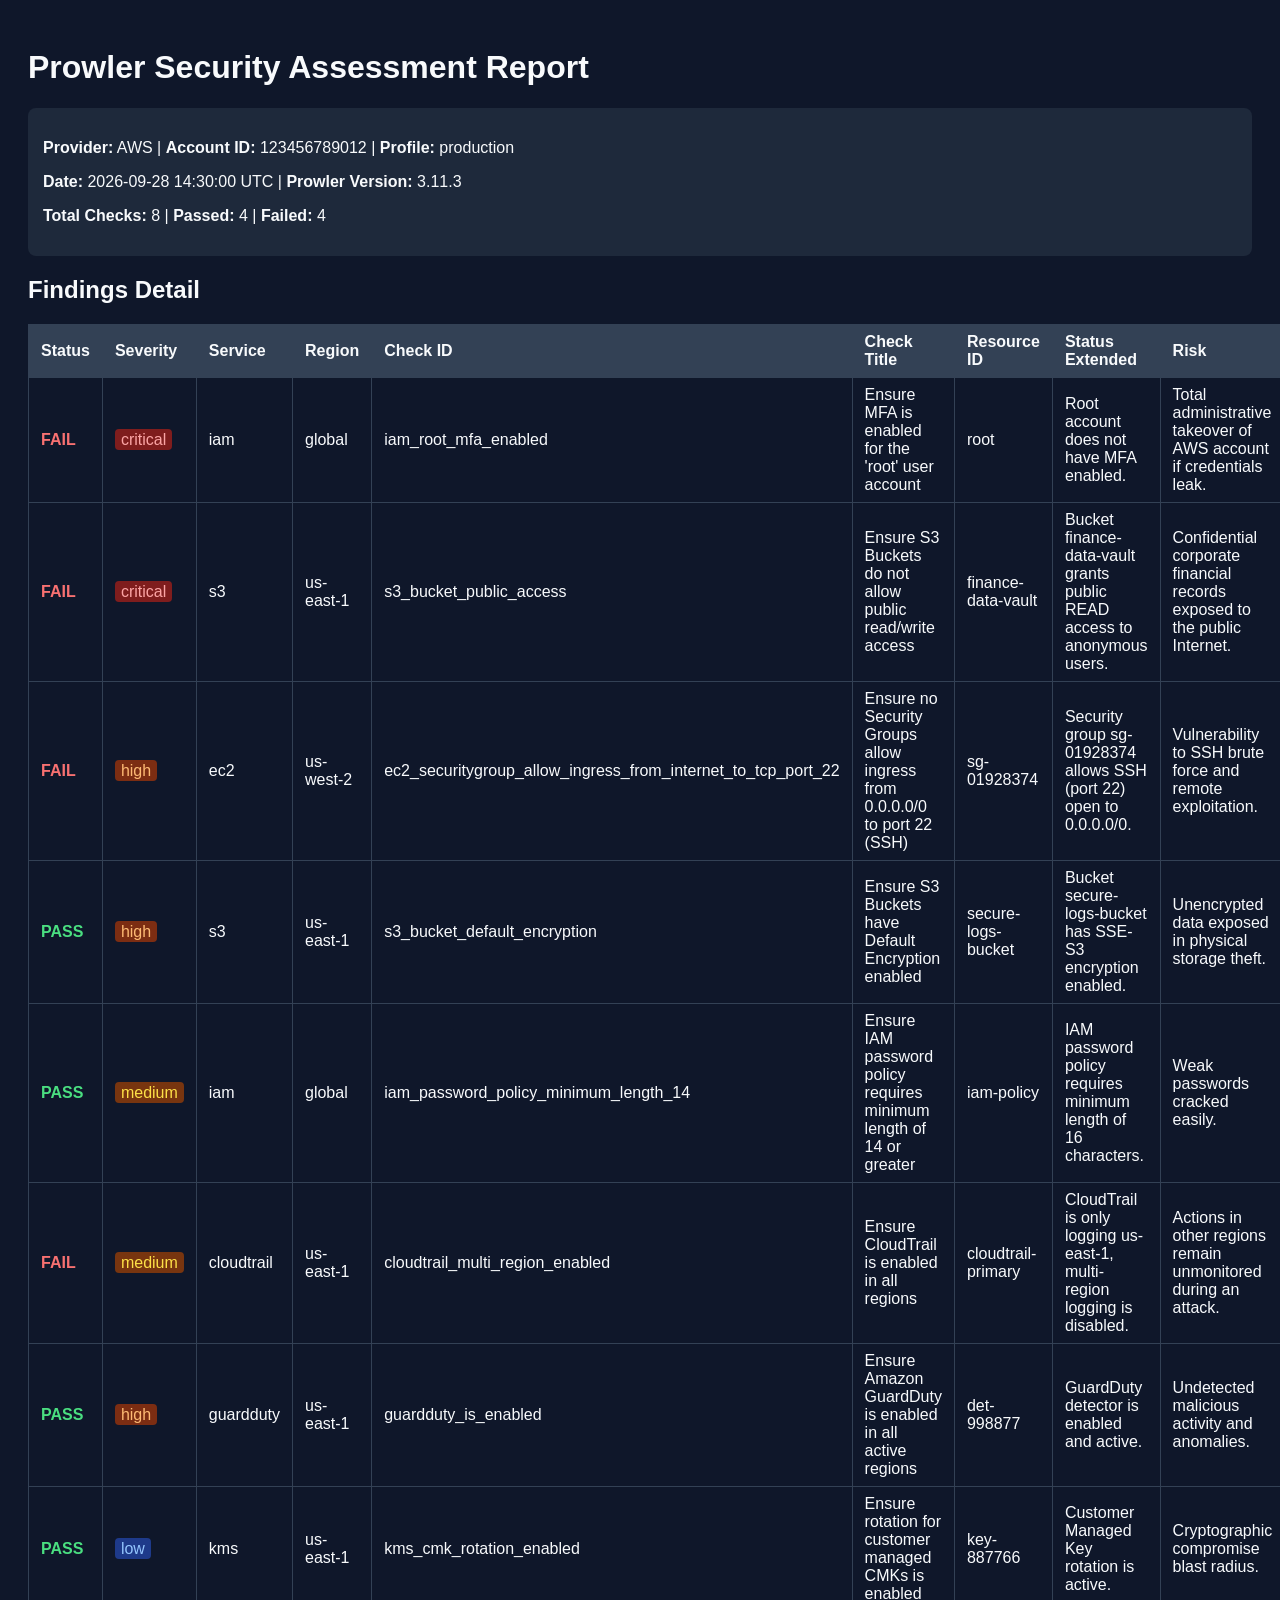
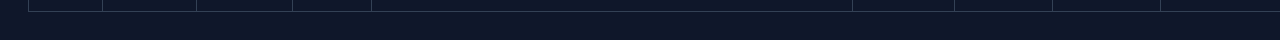
<file: samples/prowler_sample_report.html>
<!DOCTYPE html>
<html lang="en">
<head>
  <meta charset="UTF-8">
  <title>Prowler - Cloud Security Assessment Report</title>
  <style>
    body { font-family: sans-serif; background: #0f172a; color: #f8fafc; padding: 20px; }
    .card { background: #1e293b; padding: 15px; border-radius: 8px; margin-bottom: 20px; }
    table { width: 100%; border-collapse: collapse; margin-top: 15px; }
    th, td { border: 1px solid #334155; padding: 8px 12px; text-align: left; }
    th { background: #334155; }
    .badge-fail { color: #f87171; font-weight: bold; }
    .badge-pass { color: #4ade80; font-weight: bold; }
    .badge-critical { background: #7f1d1d; color: #fca5a5; padding: 2px 6px; border-radius: 4px; }
    .badge-high { background: #7c2d12; color: #fdba74; padding: 2px 6px; border-radius: 4px; }
    .badge-medium { background: #78350f; color: #fde047; padding: 2px 6px; border-radius: 4px; }
    .badge-low { background: #1e3a8a; color: #93c5fd; padding: 2px 6px; border-radius: 4px; }
  </style>
</head>
<body>
  <h1>Prowler Security Assessment Report</h1>
  <div class="card" id="overview">
    <p><strong>Provider:</strong> AWS | <strong>Account ID:</strong> 123456789012 | <strong>Profile:</strong> production</p>
    <p><strong>Date:</strong> 2026-09-28 14:30:00 UTC | <strong>Prowler Version:</strong> 3.11.3</p>
    <p><strong>Total Checks:</strong> 8 | <strong>Passed:</strong> 4 | <strong>Failed:</strong> 4</p>
  </div>

  <h2>Findings Detail</h2>
  <table id="findingsTable">
    <thead>
      <tr>
        <th>Status</th>
        <th>Severity</th>
        <th>Service</th>
        <th>Region</th>
        <th>Check ID</th>
        <th>Check Title</th>
        <th>Resource ID</th>
        <th>Status Extended</th>
        <th>Risk</th>
        <th>Remediation</th>
      </tr>
    </thead>
    <tbody>
      <tr>
        <td><span class="badge-fail">FAIL</span></td>
        <td><span class="badge-critical">critical</span></td>
        <td>iam</td>
        <td>global</td>
        <td>iam_root_mfa_enabled</td>
        <td>Ensure MFA is enabled for the 'root' user account</td>
        <td>root</td>
        <td>Root account does not have MFA enabled.</td>
        <td>Total administrative takeover of AWS account if credentials leak.</td>
        <td>Enable virtual or hardware MFA on root account via IAM console.</td>
      </tr>
      <tr>
        <td><span class="badge-fail">FAIL</span></td>
        <td><span class="badge-critical">critical</span></td>
        <td>s3</td>
        <td>us-east-1</td>
        <td>s3_bucket_public_access</td>
        <td>Ensure S3 Buckets do not allow public read/write access</td>
        <td>finance-data-vault</td>
        <td>Bucket finance-data-vault grants public READ access to anonymous users.</td>
        <td>Confidential corporate financial records exposed to the public Internet.</td>
        <td>Enable S3 Block Public Access setting immediately.</td>
      </tr>
      <tr>
        <td><span class="badge-fail">FAIL</span></td>
        <td><span class="badge-high">high</span></td>
        <td>ec2</td>
        <td>us-west-2</td>
        <td>ec2_securitygroup_allow_ingress_from_internet_to_tcp_port_22</td>
        <td>Ensure no Security Groups allow ingress from 0.0.0.0/0 to port 22 (SSH)</td>
        <td>sg-01928374</td>
        <td>Security group sg-01928374 allows SSH (port 22) open to 0.0.0.0/0.</td>
        <td>Vulnerability to SSH brute force and remote exploitation.</td>
        <td>Restrict inbound SSH to known corporate IP addresses or use SSM Session Manager.</td>
      </tr>
      <tr>
        <td><span class="badge-pass">PASS</span></td>
        <td><span class="badge-high">high</span></td>
        <td>s3</td>
        <td>us-east-1</td>
        <td>s3_bucket_default_encryption</td>
        <td>Ensure S3 Buckets have Default Encryption enabled</td>
        <td>secure-logs-bucket</td>
        <td>Bucket secure-logs-bucket has SSE-S3 encryption enabled.</td>
        <td>Unencrypted data exposed in physical storage theft.</td>
        <td>Bucket has encryption configured.</td>
      </tr>
      <tr>
        <td><span class="badge-pass">PASS</span></td>
        <td><span class="badge-medium">medium</span></td>
        <td>iam</td>
        <td>global</td>
        <td>iam_password_policy_minimum_length_14</td>
        <td>Ensure IAM password policy requires minimum length of 14 or greater</td>
        <td>iam-policy</td>
        <td>IAM password policy requires minimum length of 16 characters.</td>
        <td>Weak passwords cracked easily.</td>
        <td>Password policy is configured securely.</td>
      </tr>
      <tr>
        <td><span class="badge-fail">FAIL</span></td>
        <td><span class="badge-medium">medium</span></td>
        <td>cloudtrail</td>
        <td>us-east-1</td>
        <td>cloudtrail_multi_region_enabled</td>
        <td>Ensure CloudTrail is enabled in all regions</td>
        <td>cloudtrail-primary</td>
        <td>CloudTrail is only logging us-east-1, multi-region logging is disabled.</td>
        <td>Actions in other regions remain unmonitored during an attack.</td>
        <td>Enable multi-region trail logging in CloudTrail settings.</td>
      </tr>
      <tr>
        <td><span class="badge-pass">PASS</span></td>
        <td><span class="badge-high">high</span></td>
        <td>guardduty</td>
        <td>us-east-1</td>
        <td>guardduty_is_enabled</td>
        <td>Ensure Amazon GuardDuty is enabled in all active regions</td>
        <td>det-998877</td>
        <td>GuardDuty detector is enabled and active.</td>
        <td>Undetected malicious activity and anomalies.</td>
        <td>GuardDuty is operational.</td>
      </tr>
      <tr>
        <td><span class="badge-pass">PASS</span></td>
        <td><span class="badge-low">low</span></td>
        <td>kms</td>
        <td>us-east-1</td>
        <td>kms_cmk_rotation_enabled</td>
        <td>Ensure rotation for customer managed CMKs is enabled</td>
        <td>key-887766</td>
        <td>Customer Managed Key rotation is active.</td>
        <td>Cryptographic compromise blast radius.</td>
        <td>Key rotation configured.</td>
      </tr>
    </tbody>
  </table>
</body>
</html>
</file>
